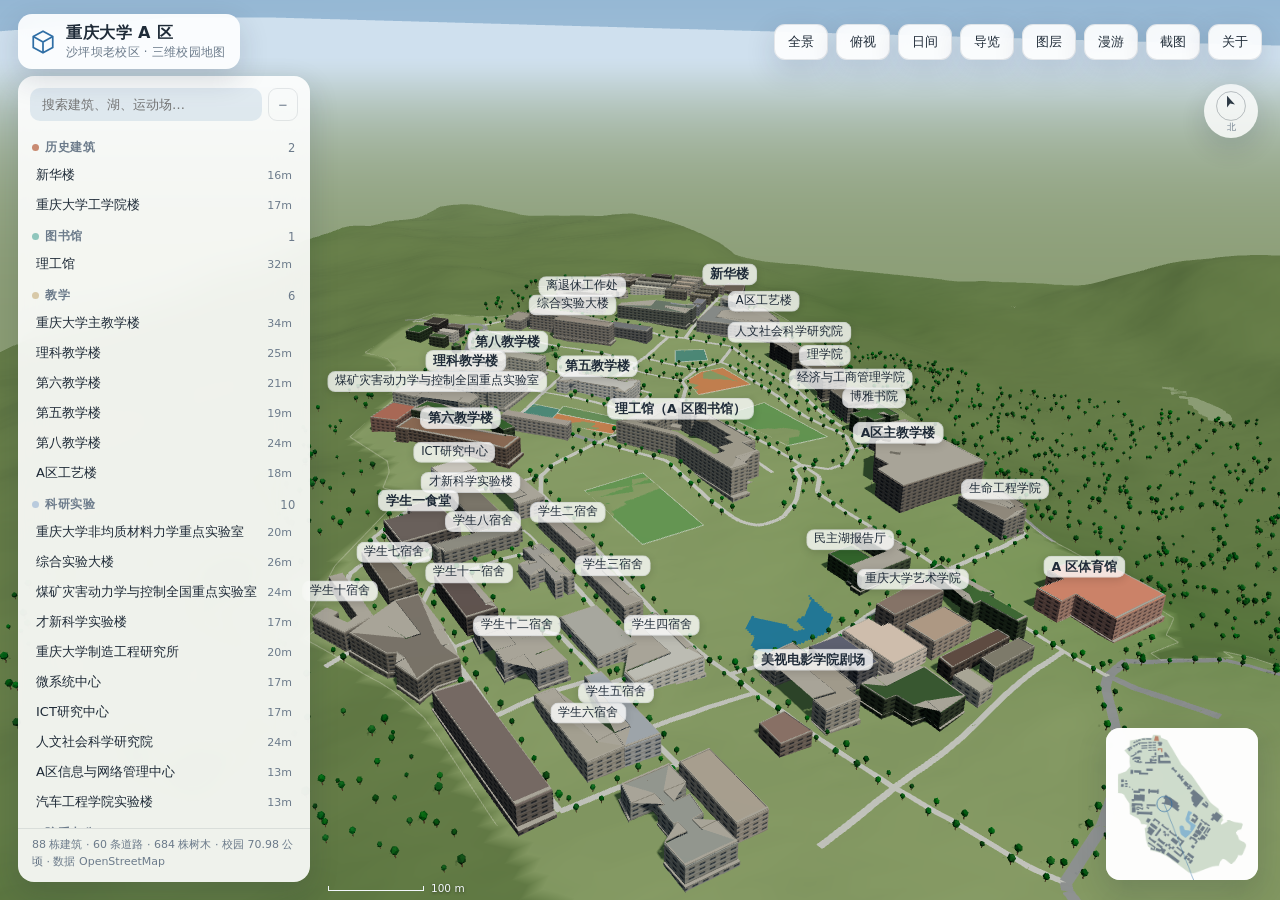
<file: index.html>
<!DOCTYPE html>
<html lang="zh-CN">
<head>
<meta charset="utf-8" />
<meta name="viewport" content="width=device-width, initial-scale=1, viewport-fit=cover" />
<title>重庆大学 A 区 · 三维校园地图</title>
<meta name="description" content="在浏览器中漫游重庆大学沙坪坝校区（A 区）：主教学楼、民主湖、理工馆与老校区的红砖建筑，支持昼夜光影、地点搜索与第一人称步行。" />
<link rel="icon" href="./favicon.svg" type="image/svg+xml" />
<link rel="stylesheet" href="./src/style.css" />
<script type="importmap">
{ "imports": { "three": "./vendor/three.module.js", "three/addons/": "./vendor/" } }
</script>
</head>
<body>
<div id="app"></div>

<!-- 顶部条 -->
<header id="topbar">
  <div class="brand">
    <svg viewBox="0 0 24 24" aria-hidden="true"><path d="M12 2 3 7v10l9 5 9-5V7z" fill="none" stroke="currentColor" stroke-width="1.6"/><path d="M3 7l9 5 9-5M12 12v10" fill="none" stroke="currentColor" stroke-width="1.6"/></svg>
    <div>
      <h1>重庆大学 A 区</h1>
      <p>沙坪坝老校区 · 三维校园地图</p>
    </div>
  </div>
  <div class="top-actions">
    <button id="btn-home" title="回到全景">全景</button>
    <button id="btn-top" title="切换正俯视">俯视</button>
    <button id="btn-time" title="切换光影">日间</button>
    <button id="btn-tour" title="沿经典路线自动巡游">导览</button>
    <button id="btn-layer" title="显示/隐藏图层">图层</button>
    <button id="btn-walk" title="第一人称步行漫游">漫游</button>
    <button id="btn-shot" title="导出当前画面">截图</button>
    <button id="btn-about" title="关于本图">关于</button>
  </div>
</header>

<!-- 左侧面板 -->
<aside id="panel">
  <div class="search-row">
    <input id="search" type="search" placeholder="搜索建筑、湖、运动场…" autocomplete="off" />
    <button id="panel-fold" title="收起面板">−</button>
  </div>
  <div id="list"></div>
  <div class="panel-foot">
    <span id="stat"></span>
  </div>
</aside>

<!-- 信息卡 -->
<section id="info" class="hidden">
  <button id="info-close" title="关闭">×</button>
  <h2 id="info-title"></h2>
  <div id="info-tags"></div>
  <p id="info-desc"></p>
  <dl id="info-facts"></dl>
</section>

<!-- 图层 -->
<div id="layers" class="hidden">
  <label><input type="checkbox" data-layer="buildings" checked /> 建筑</label>
  <label><input type="checkbox" data-layer="roads" checked /> 道路</label>
  <label><input type="checkbox" data-layer="trees" checked /> 树木</label>
  <label><input type="checkbox" data-layer="labels" checked /> 标签</label>
  <label><input type="checkbox" data-layer="water" checked /> 水面</label>
  <label><input type="checkbox" data-layer="pitch" checked /> 运动场</label>
  <label><input type="checkbox" data-layer="sat" /> 卫星底图</label>
</div>

<!-- 罗盘 / 比例尺 -->
<div id="compass" title="点击回正北">
  <svg viewBox="0 0 40 40"><circle cx="20" cy="20" r="17" fill="none" stroke="currentColor" stroke-opacity=".35"/><path id="needle" d="M20 7l5 13-5-3-5 3z" fill="currentColor"/></svg>
  <span>北</span>
</div>
<div id="scalebar"><i></i><span>100 m</span></div>

<!-- 小地图 -->
<canvas id="minimap" width="180" height="180"></canvas>

<!-- 漫游提示 -->
<div id="walkhud" class="hidden">
  <div class="wh-title">步行漫游</div>
  <div class="wh-keys"><kbd>W</kbd><kbd>A</kbd><kbd>S</kbd><kbd>D</kbd> 移动 · <kbd>Shift</kbd> 加速 · <kbd>鼠标</kbd> 转向 · <kbd>Esc</kbd> 退出</div>
  <div class="wh-pos"></div>
</div>

<!-- 载入 / 关于 -->
<div id="loader"><div class="spin"></div><span>正在加载校园数据…</span></div>
<div id="about" class="hidden">
  <div class="about-card">
    <h2>关于这张图</h2>
    <p>重庆大学沙坪坝校区（A 区）的三维示意地图。建筑轮廓、道路、水面与运动场地来自 OpenStreetMap（ODbL 1.0），经本地脚本投影为米制坐标后实时挤出三维几何；高度按层数或公开资料估算，细节（女儿墙、屋顶机组、树木）为程序生成。</p>
    <p>地形为 <b>SRTM 1 弧秒（约 30 m）</b>高程数据，重采样到 10 m 网格后实时生成：校园内地表从北侧工学院一带的约 285 m 降到南侧学生宿舍、美视剧场附近的约 245 m，<b>高差约 32 m</b>，因此主教学楼台阶地、图书馆前的坡、通往民主湖的下坡都按真实高差起伏。所有建筑、道路、树木与水面都按采样高程落地。</p>
    <p>鼠标左键拖动旋转、滚轮缩放、右键平移；点击建筑查看介绍。手机单指旋转、双指缩放平移。</p>
    <p><b>关于「像素重大」（CQUcraft）</b>：重庆大学 A 区的方块还原项目由 CQUcraft 组织十余名同学在做，2026 年 3 月开工，已完成 <b>主教学楼、第五教学楼、第八教学楼、综合实验大楼、正大门、钟塔、信息中心</b>，正在推进图书馆、思群广场、团结广场、办公楼。他们的成果是 Minecraft 里的方块建筑，可在
      <a href="https://map.cqumc.cn/voxel-cqu/" target="_blank" rel="noopener">在线地图</a> 或服务器 <code>mc.cqumc.cn</code>（1.21.11+，`/server voxel-cqu`）里游览，
      项目介绍与加入方式见 <a href="https://www.cqumc.cn" target="_blank" rel="noopener">cqumc.cn</a>。
      本页面与他们<b>没有数据交换</b>：他们的地图由雷池 WAF 保护、瓦片不对外公开，我拿不到方块几何，所以这里仍是 OSM 轮廓 + SRTM 地形的独立重建。</p>
    <p class="dim">这是一个独立制作的非官方项目，与重庆大学及 CQUcraft 均无隶属关系。数据可核对的地方以实测为准，欢迎提 Issue 修正。</p>
    <button id="about-close">知道了</button>
  </div>
</div>

<script type="module" src="./src/main.js"></script>
</body>
</html>
</file>
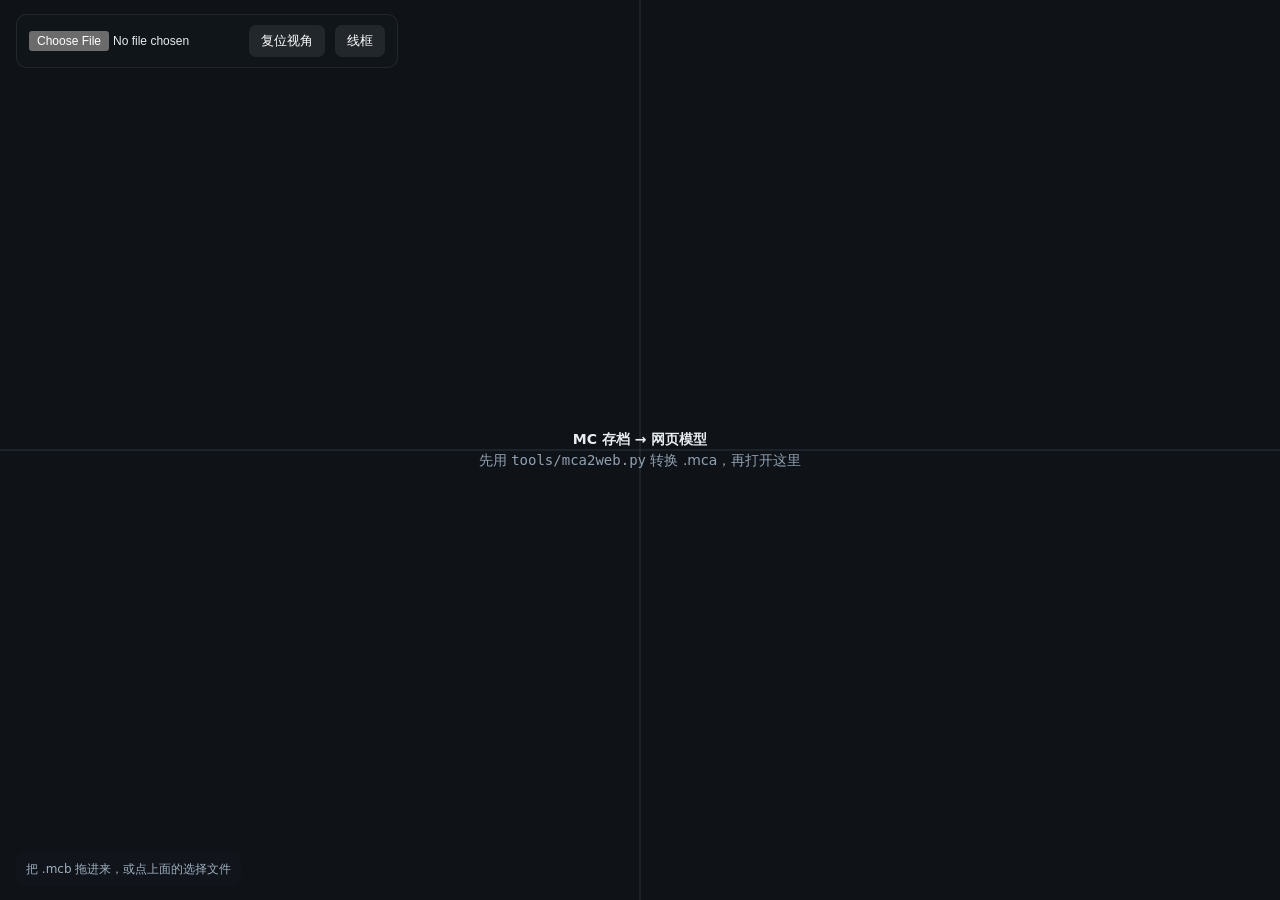
<file: tools/mcview.html>
<!doctype html>
<html lang="zh-CN">
<head>
<meta charset="utf-8">
<meta name="viewport" content="width=device-width,initial-scale=1">
<title>MC 存档 → 网页模型</title>
<style>
  :root { color-scheme: dark; }
  html, body { margin: 0; height: 100%; background: #0f1216; color: #e8edf2;
    font: 14px/1.5 "Segoe UI", "Microsoft YaHei", system-ui, sans-serif; }
  #app { position: fixed; inset: 0; }
  .bar { position: fixed; left: 16px; top: 14px; display: flex; gap: 10px; align-items: center;
    background: rgba(18,22,28,.82); padding: 10px 12px; border-radius: 10px;
    border: 1px solid rgba(255,255,255,.08); backdrop-filter: blur(8px); }
  .bar input[type=file] { width: 210px; font-size: 12px; }
  .stats { position: fixed; left: 16px; bottom: 14px; font-size: 12px; color: #9fb0c0;
    background: rgba(18,22,28,.8); padding: 8px 10px; border-radius: 8px; }
  button { background: #1f6feb; border: 0; color: #fff; padding: 7px 12px; border-radius: 7px;
    font-size: 13px; cursor: pointer; }
  button.ghost { background: rgba(255,255,255,.08); }
  .hint { position: fixed; inset: 0; display: grid; place-content: center; text-align: center;
    color: #8fa1b3; pointer-events: none; }
  .hint b { color: #e8edf2; }
</style>
</head>
<body>
<div id="app"></div>
<div class="bar">
  <input type="file" id="file" accept=".mcb">
  <button class="ghost" id="reset">复位视角</button>
  <button class="ghost" id="wire">线框</button>
</div>
<div class="stats" id="stats">把 .mcb 拖进来，或点上面的选择文件</div>
<div class="hint" id="hint"><div><b>MC 存档 → 网页模型</b><br>先用 <code>tools/mca2web.py</code> 转换 .mca，再打开这里</div></div>

<script type="importmap">
{ "imports": { "three": "../vendor/three.module.js", "three/addons/": "../vendor/" } }
</script>
<script type="module">
import * as THREE from 'three';
import { OrbitControls } from 'three/addons/OrbitControls.js';

const app = document.getElementById('app');
const statsEl = document.getElementById('stats');
const hint = document.getElementById('hint');

const scene = new THREE.Scene();
scene.background = new THREE.Color(0x0f1216);
scene.fog = new THREE.Fog(0x0f1216, 600, 2600);

const camera = new THREE.PerspectiveCamera(45, innerWidth / innerHeight, 0.5, 8000);
const renderer = new THREE.WebGLRenderer({ antialias: true });
renderer.setPixelRatio(Math.min(devicePixelRatio, 2));
renderer.setSize(innerWidth, innerHeight);
renderer.shadowMap.enabled = true;
renderer.shadowMap.type = THREE.PCFSoftShadowMap;
app.appendChild(renderer.domElement);

const controls = new OrbitControls(camera, renderer.domElement);
controls.enableDamping = true;
controls.dampingFactor = 0.08;
controls.maxPolarAngle = Math.PI * 0.495;
controls.minDistance = 4;
controls.maxDistance = 6000;

const hemi = new THREE.HemisphereLight(0xdfeaf6, 0x30281f, 0.85);
scene.add(hemi);
const sun = new THREE.DirectionalLight(0xfff2df, 2.1);
sun.position.set(320, 520, 240);
sun.castShadow = true;
sun.shadow.mapSize.set(2048, 2048);
const cam = sun.shadow.camera;
cam.left = -700; cam.right = 700; cam.top = 700; cam.bottom = -700; cam.far = 3000;
scene.add(sun);
scene.add(new THREE.AmbientLight(0xffffff, 0.18));

const grid = new THREE.GridHelper(4000, 80, 0x2a3340, 0x1c232c);
grid.position.y = -0.02;
scene.add(grid);

let current = null;
let wire = false;

function clear() {
  if (!current) return;
  scene.remove(current);
  current.geometry?.dispose();
  current = null;
}

function loadBuffer(buf) {
  const view = new DataView(buf);
  const bytes = new Uint8Array(buf);
  const magic = String.fromCharCode(bytes[0], bytes[1], bytes[2], bytes[3]);
  if (magic !== 'MCB1') throw new Error('不是 .mcb 文件');
  const headLen = view.getUint32(4);
  const head = JSON.parse(new TextDecoder().decode(new Uint8Array(buf, 8, headLen)));
  let off = 8 + headLen;
  const n = head.count;
  const geo = new THREE.BoxGeometry(1, 1, 1);
  const mat = new THREE.MeshStandardMaterial({ roughness: 0.92, metalness: 0.02, vertexColors: false });
  const inst = new THREE.InstancedMesh(geo, mat, n);
  inst.instanceColor = new THREE.InstancedBufferAttribute(new Float32Array(n * 3), 3);
  const m = new THREE.Matrix4();
  const c = new THREE.Color();
  const [ox, oy, oz] = head.origin;
  for (let i = 0; i < n; i++) {
    const x = view.getUint16(off), y = view.getUint16(off + 2), z = view.getUint16(off + 4);
    const w = bytes[off + 6], h = bytes[off + 7], d = bytes[off + 8];
    const r = bytes[off + 9], g = bytes[off + 10], b = bytes[off + 11];
    off += 12;
    m.makeScale(w, h, d);
    m.setPosition(x + ox + w / 2, y + oy + h / 2, z + oz + d / 2);
    inst.setMatrixAt(i, m);
    c.setRGB(r / 255, g / 255, b / 255).convertSRGBToLinear();
    inst.setColorAt(i, c);
  }
  inst.instanceMatrix.needsUpdate = true;
  inst.instanceColor.needsUpdate = true;
  inst.castShadow = true;
  inst.receiveShadow = true;
  inst.rotation.x = 0;

  clear();
  current = inst;
  scene.add(inst);

  const box = new THREE.Box3().setFromObject(inst);
  const size = box.getSize(new THREE.Vector3());
  const center = box.getCenter(new THREE.Vector3());
  const span = Math.max(size.x, size.y, size.z);
  camera.position.set(center.x + span * 0.75, center.y + span * 0.85, center.z + span * 1.05);
  controls.target.copy(center);
  controls.update();
  const sh = sun.shadow.camera;
  sh.left = -span * 0.7; sh.right = span * 0.7; sh.top = span * 0.7; sh.bottom = -span * 0.7;
  sh.far = span * 4;
  sh.updateProjectionMatrix();
  sun.position.set(center.x + span * 0.6, center.y + span * 1.1, center.z + span * 0.5);

  statsEl.textContent = `${head.count.toLocaleString()} 个盒子 · `
    + `${size.x.toFixed(0)}×${size.z.toFixed(0)} m 占地 · 高 ${size.y.toFixed(0)} m · `
    + `${head.chunks || '?'} 区块 · 源 ${head.source || ''}`;
  hint.style.display = 'none';
}

document.getElementById('file').addEventListener('change', async (e) => {
  const f = e.target.files[0];
  if (!f) return;
  try { loadBuffer(await f.arrayBuffer()); }
  catch (err) { statsEl.textContent = '加载失败：' + err.message; }
});

addEventListener('dragover', (e) => e.preventDefault());
addEventListener('drop', async (e) => {
  e.preventDefault();
  const f = e.dataTransfer.files[0];
  if (!f) return;
  try { loadBuffer(await f.arrayBuffer()); }
  catch (err) { statsEl.textContent = '加载失败：' + err.message; }
});

document.getElementById('reset').onclick = () => {
  if (current) loadBuffer(window.__lastBuf);
};
document.getElementById('wire').onclick = () => {
  wire = !wire;
  if (current) current.material.wireframe = wire;
};

const params = new URLSearchParams(location.search);
const file = params.get('file');
if (file) {
  fetch(file).then((r) => r.arrayBuffer()).then((b) => {
    window.__lastBuf = b;
    loadBuffer(b);
  }).catch((err) => { statsEl.textContent = '加载失败：' + err.message; });
}

addEventListener('resize', () => {
  camera.aspect = innerWidth / innerHeight;
  camera.updateProjectionMatrix();
  renderer.setSize(innerWidth, innerHeight);
});

renderer.setAnimationLoop(() => {
  controls.update();
  renderer.render(scene, camera);
});
</script>
</body>
</html>
</file>
<file: src/style.css>
:root {
  --bg: #dce8f2;
  --panel: rgba(255, 255, 255, 0.9);
  --panel-solid: #ffffff;
  --text: #1f2b38;
  --muted: #6c7b8b;
  --line: rgba(24, 44, 66, 0.1);
  --accent: #2f6ea5;
  --accent-soft: rgba(47, 110, 165, 0.12);
  --shadow: 0 10px 30px rgba(16, 34, 56, 0.16);
  --chip: rgba(47, 110, 165, 0.14);
}
body.night {
  --bg: #0a1220;
  --panel: rgba(14, 22, 36, 0.9);
  --panel-solid: #121c2c;
  --text: #dfe9f6;
  --muted: #8698b0;
  --line: rgba(190, 214, 240, 0.14);
  --accent: #79b4e8;
  --accent-soft: rgba(121, 180, 232, 0.16);
  --shadow: 0 10px 34px rgba(0, 0, 0, 0.5);
  --chip: rgba(121, 180, 232, 0.16);
}

* { box-sizing: border-box; }
html, body { margin: 0; height: 100%; overflow: hidden; }
body {
  font-family: "PingFang SC", "Microsoft YaHei", system-ui, -apple-system, sans-serif;
  color: var(--text);
  background: radial-gradient(120% 90% at 50% -10%, #eaf4fb 0%, #cfe0ec 45%, #b9cddd 100%);
  transition: background .6s ease;
  -webkit-font-smoothing: antialiased;
}
body.night {
  background: radial-gradient(120% 90% at 50% -10%, #16233a 0%, #0b1424 50%, #060c16 100%);
}
body.dusk {
  background: radial-gradient(120% 90% at 50% -10%, #ffe3c2 0%, #f6c39b 32%, #9b8ba6 70%, #5f5f7d 100%);
}
#app { position: fixed; inset: 0; }
#app canvas { display: block; }
body.walking #app canvas { cursor: none; }

/* ---------------- 顶部条 ---------------- */
#topbar {
  position: fixed; z-index: 20; top: 0; left: 0; right: 0;
  display: flex; align-items: center; gap: 16px;
  padding: 14px 18px 10px;
  pointer-events: none;
}
.brand {
  display: flex; align-items: center; gap: 10px;
  background: var(--panel); backdrop-filter: blur(14px) saturate(1.2);
  padding: 9px 15px 9px 12px; border-radius: 14px; box-shadow: var(--shadow);
  pointer-events: auto;
}
.brand svg { width: 26px; height: 26px; color: var(--accent); }
.brand h1 { margin: 0; font-size: 16px; letter-spacing: .5px; font-weight: 700; }
.brand p { margin: 1px 0 0; font-size: 11.5px; color: var(--muted); letter-spacing: .3px; }
.top-actions { margin-left: auto; display: flex; gap: 8px; flex-wrap: wrap; pointer-events: auto; }
.top-actions button {
  font: inherit; font-size: 13px; color: var(--text);
  background: var(--panel); backdrop-filter: blur(14px);
  border: 1px solid var(--line); border-radius: 11px;
  padding: 8px 13px; cursor: pointer; box-shadow: var(--shadow);
  transition: transform .15s ease, background .2s ease, color .2s ease;
}
.top-actions button:hover { transform: translateY(-1px); background: var(--panel-solid); }
.top-actions button.on { background: var(--accent); color: #fff; border-color: transparent; }

/* ---------------- 左侧面板 ---------------- */
#panel {
  position: fixed; z-index: 15; top: 76px; left: 18px; bottom: 18px;
  width: 292px; display: flex; flex-direction: column;
  background: var(--panel); backdrop-filter: blur(16px) saturate(1.15);
  border-radius: 16px; box-shadow: var(--shadow); overflow: hidden;
  transition: width .28s ease, height .28s ease;
}
#panel.folded { height: 58px; bottom: auto; width: 292px; }
#panel.folded #list, #panel.folded .panel-foot { display: none; }
.search-row { display: flex; gap: 6px; padding: 12px 12px 8px; }
#search {
  flex: 1; min-width: 0; font: inherit; font-size: 13px; color: var(--text);
  background: var(--accent-soft); border: 1px solid transparent; border-radius: 10px;
  padding: 8px 11px; outline: none;
}
#search:focus { border-color: var(--accent); background: var(--panel-solid); }
#panel-fold {
  width: 30px; border: 1px solid var(--line); background: none; color: var(--muted);
  border-radius: 9px; cursor: pointer; font-size: 15px; line-height: 1;
}
#list { flex: 1; overflow-y: auto; padding: 2px 10px 10px; scrollbar-width: thin; }
#list::-webkit-scrollbar { width: 7px; }
#list::-webkit-scrollbar-thumb { background: var(--line); border-radius: 4px; }
.group-head {
  display: flex; align-items: center; gap: 6px; width: 100%;
  padding: 9px 4px 5px; border: 0; background: none; cursor: pointer;
  font: inherit; font-size: 11.5px; font-weight: 700; letter-spacing: .6px;
  color: var(--muted); text-transform: uppercase;
}
.group-head .dot { width: 7px; height: 7px; border-radius: 50%; }
.group-head .cnt { margin-left: auto; font-weight: 400; }
.item {
  display: flex; align-items: center; gap: 8px; width: 100%;
  padding: 6px 8px; border: 0; border-radius: 9px; background: none;
  font: inherit; font-size: 13px; color: var(--text); cursor: pointer; text-align: left;
}
.item:hover { background: var(--accent-soft); }
.item.active { background: var(--accent-soft); box-shadow: inset 2px 0 0 var(--accent); }
.item .nm { flex: 1; overflow: hidden; text-overflow: ellipsis; white-space: nowrap; }
.item .lv { font-size: 11px; color: var(--muted); }
.panel-foot {
  padding: 8px 14px 12px; border-top: 1px solid var(--line);
  font-size: 11px; color: var(--muted); line-height: 1.5;
}

/* ---------------- 信息卡 ---------------- */
#info {
  position: fixed; z-index: 16; left: 326px; bottom: 18px; width: 330px;
  background: var(--panel); backdrop-filter: blur(16px) saturate(1.15);
  border-radius: 16px; box-shadow: var(--shadow); padding: 16px 16px 14px;
  transform: translateY(0); transition: opacity .25s ease, transform .25s ease;
}
#info.hidden { opacity: 0; transform: translateY(12px); pointer-events: none; }
#info h2 { margin: 0 26px 6px 0; font-size: 16px; line-height: 1.35; }
#info-close {
  position: absolute; top: 10px; right: 10px; width: 24px; height: 24px;
  border: 0; border-radius: 8px; background: var(--accent-soft); color: var(--muted);
  cursor: pointer; font-size: 14px; line-height: 1;
}
#info-tags { display: flex; gap: 6px; flex-wrap: wrap; margin-bottom: 8px; }
#info-tags span {
  font-size: 11px; padding: 2px 8px; border-radius: 20px;
  background: var(--chip); color: var(--text);
}
#info-desc { margin: 0 0 10px; font-size: 12.5px; line-height: 1.7; color: var(--muted); }
#info-facts { display: grid; grid-template-columns: auto 1fr; gap: 4px 12px; margin: 0; font-size: 12px; }
#info-facts dt { color: var(--muted); }
#info-facts dd { margin: 0; text-align: right; font-variant-numeric: tabular-nums; }

/* ---------------- 罗盘 / 比例尺 / 小地图 ---------------- */
#compass {
  position: fixed; z-index: 12; right: 22px; top: 84px; width: 54px; height: 54px;
  color: var(--text); cursor: pointer; opacity: .9;
  display: flex; flex-direction: column; align-items: center; justify-content: center;
  background: var(--panel); border-radius: 50%; box-shadow: var(--shadow);
}
#compass svg { width: 34px; height: 34px; }
#compass span { font-size: 9px; color: var(--muted); margin-top: -2px; }
#scalebar {
  position: fixed; z-index: 12; left: 328px; bottom: 6px;
  display: flex; align-items: center; gap: 7px;
  font-size: 10.5px; color: #f2f7fb; text-shadow: 0 1px 3px rgba(0,0,0,.5);
  pointer-events: none; transition: left .28s ease;
}
body.panel-folded #scalebar { left: 24px; }
#scalebar i { display: block; height: 5px; border: 1px solid #f2f7fb; border-top: 0; }
#minimap {
  position: fixed; z-index: 12; right: 22px; bottom: 20px; width: 152px; height: 152px;
  border-radius: 14px; box-shadow: var(--shadow); background: var(--panel);
  backdrop-filter: blur(10px);
}

/* ---------------- 漫游 HUD ---------------- */
#walkhud {
  position: fixed; z-index: 18; left: 50%; transform: translateX(-50%); bottom: 26px;
  background: var(--panel); backdrop-filter: blur(14px); border-radius: 14px;
  box-shadow: var(--shadow); padding: 12px 18px; text-align: center;
  transition: opacity .2s ease;
}
#walkhud.hidden { opacity: 0; pointer-events: none; }
.wh-title { font-size: 13px; font-weight: 700; margin-bottom: 6px; }
.wh-keys { font-size: 12px; color: var(--muted); }
.wh-keys kbd {
  font: inherit; font-size: 11px; padding: 1px 5px; margin: 0 1px;
  border: 1px solid var(--line); border-radius: 4px; background: var(--accent-soft);
}
.wh-pos { font-size: 11px; color: var(--muted); margin-top: 5px; font-variant-numeric: tabular-nums; }

/* ---------------- 标注 ---------------- */
#labels { position: fixed; inset: 0; z-index: 8; pointer-events: none; overflow: hidden; }
.label {
  position: absolute; transform: translate(-50%, -100%);
  font-size: 11.5px; line-height: 1.2; white-space: nowrap;
  padding: 2px 7px 3px; border-radius: 8px;
  background: color-mix(in srgb, var(--panel-solid) 78%, transparent);
  color: var(--text); box-shadow: 0 2px 8px rgba(0,0,0,.14);
  border: 1px solid var(--line);
  transition: opacity .18s ease;
}
.label.major { font-size: 12.5px; font-weight: 700; }
.label.hide { opacity: 0; }

/* ---------------- 载入 / 关于 ---------------- */
#loader {
  position: fixed; inset: 0; z-index: 40; display: flex; flex-direction: column;
  align-items: center; justify-content: center; gap: 14px;
  background: var(--bg); font-size: 13px; color: var(--muted);
  transition: opacity .5s ease;
}
#loader.done { opacity: 0; pointer-events: none; }
.spin {
  width: 30px; height: 30px; border-radius: 50%;
  border: 3px solid var(--accent-soft); border-top-color: var(--accent);
  animation: spin .9s linear infinite;
}
@keyframes spin { to { transform: rotate(360deg); } }

#about { position: fixed; inset: 0; z-index: 50; background: rgba(10, 18, 30, .45); display: flex; align-items: center; justify-content: center; padding: 20px; }
#about.hidden { display: none; }
.about-card {
  width: min(520px, 100%); background: var(--panel-solid); color: var(--text);
  border-radius: 18px; padding: 22px 24px; box-shadow: var(--shadow); font-size: 13px; line-height: 1.75;
}
.about-card h2 { margin: 0 0 10px; font-size: 17px; }
.about-card p { margin: 0 0 10px; color: var(--muted); }
.about-card .dim { font-size: 12px; opacity: .85; }
.about-card button {
  margin-top: 4px; font: inherit; font-size: 13px; padding: 8px 18px;
  border-radius: 10px; border: 0; background: var(--accent); color: #fff; cursor: pointer;
}

@media (max-width: 860px) {
  #topbar { padding: 8px 10px; gap: 8px; flex-wrap: nowrap; }
  .brand { gap: 7px; min-width: 0; }
  .brand svg { width: 22px; height: 22px; }
  .brand h1 { font-size: 13.5px; white-space: nowrap; }
  .brand p { display: none; }
  .top-actions { gap: 5px; flex-wrap: nowrap; overflow-x: auto; scrollbar-width: none; padding-bottom: 2px; max-width: calc(100vw - 128px); }
  .top-actions::-webkit-scrollbar { display: none; }
  .top-actions button { padding: 7px 10px; font-size: 11.5px; white-space: nowrap; flex: 0 0 auto; }
  #panel {
    left: 10px; right: 10px; width: auto; top: auto; bottom: 10px;
    height: auto; max-height: 46vh; border-radius: 16px;
  }
  #panel.folded { top: auto; left: 10px; right: 10px; bottom: 10px; width: auto; height: 58px; max-height: 58px; overflow: hidden; }
  #list { max-height: calc(46vh - 108px); }
  #info { left: 12px; right: 12px; width: auto; top: 62px; bottom: auto; max-height: 44vh; overflow: auto; }
  #minimap { display: none; }
  #compass { top: 62px; right: 12px; width: 46px; height: 46px; }
  #compass svg { width: 28px; height: 28px; }
  #scalebar { left: 14px; bottom: auto; top: 62px; }
  body.panel-folded #scalebar { left: 14px; bottom: auto; }
  #walkhud { bottom: 42vh; left: 12px; right: 12px; transform: none; }
  #layers { right: 10px; top: 56px; }
  #labels .label:not(.major) { display: none; }
}
</file>
